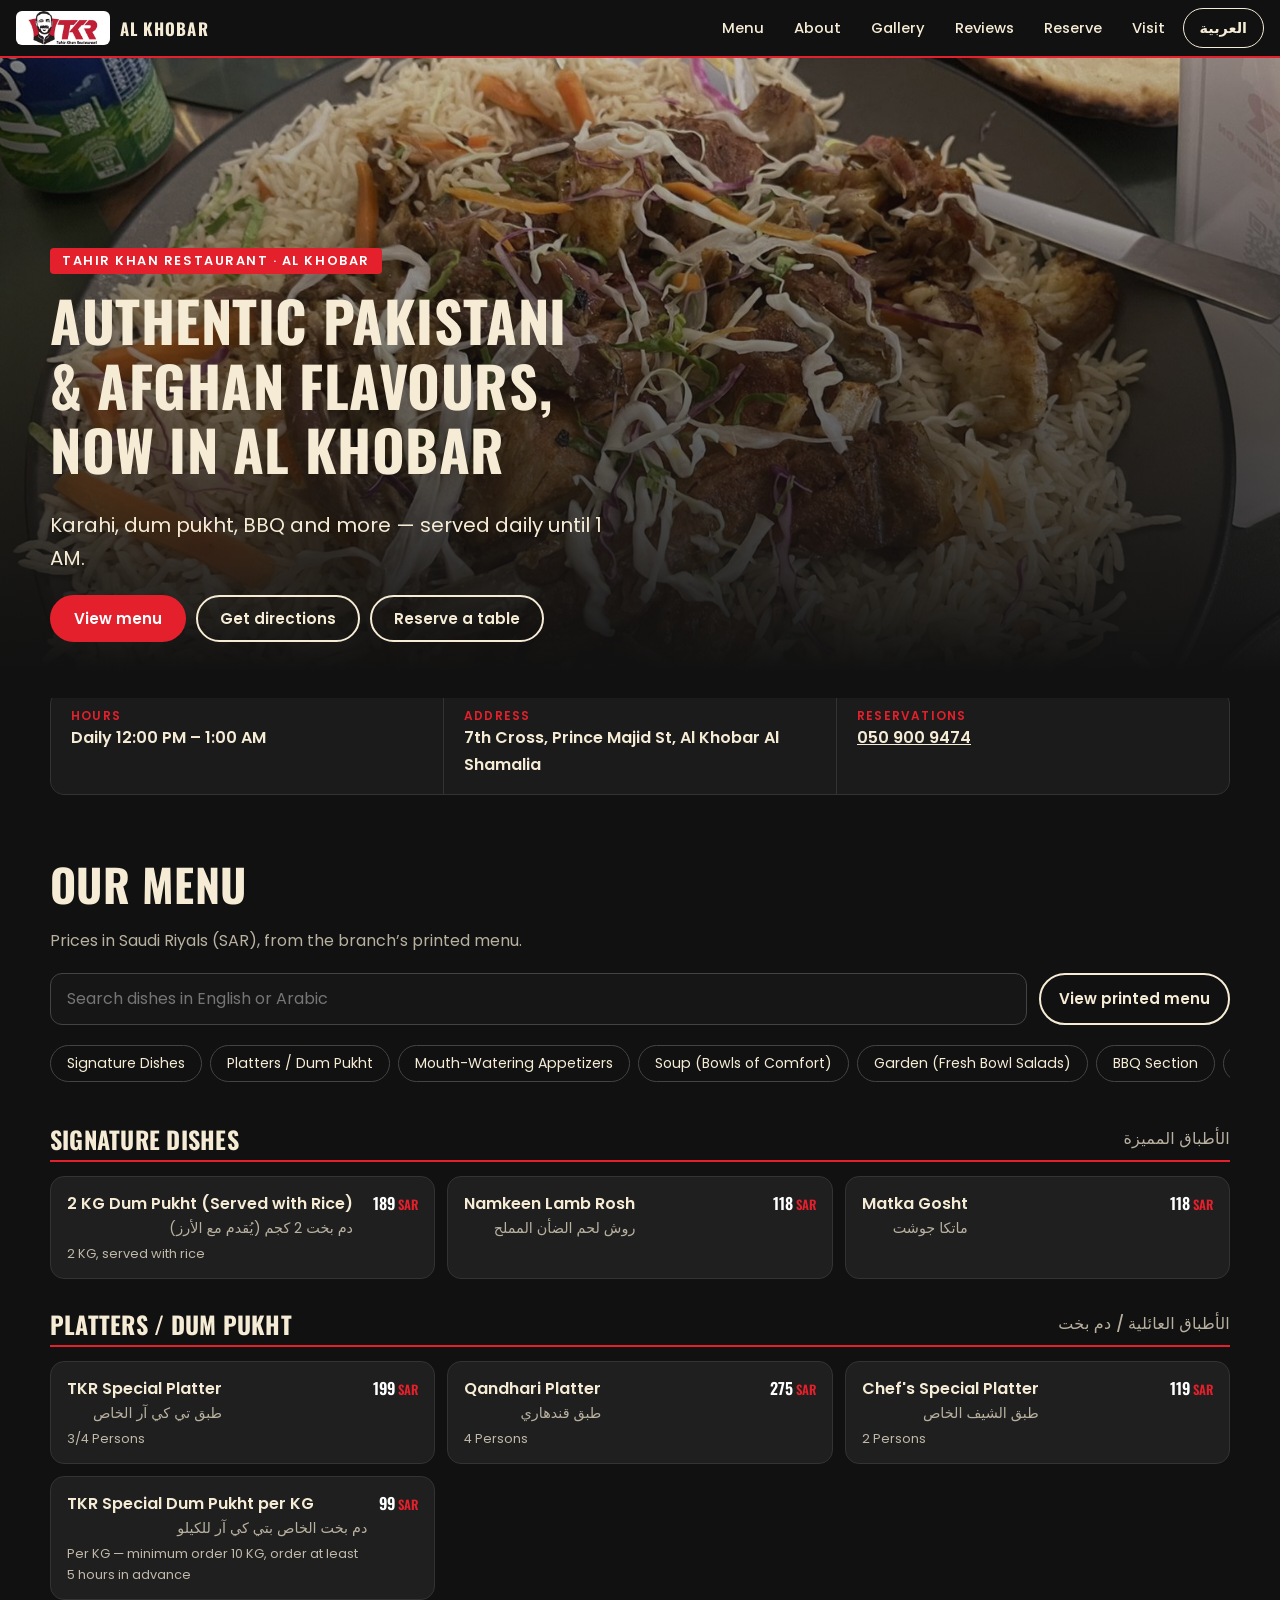
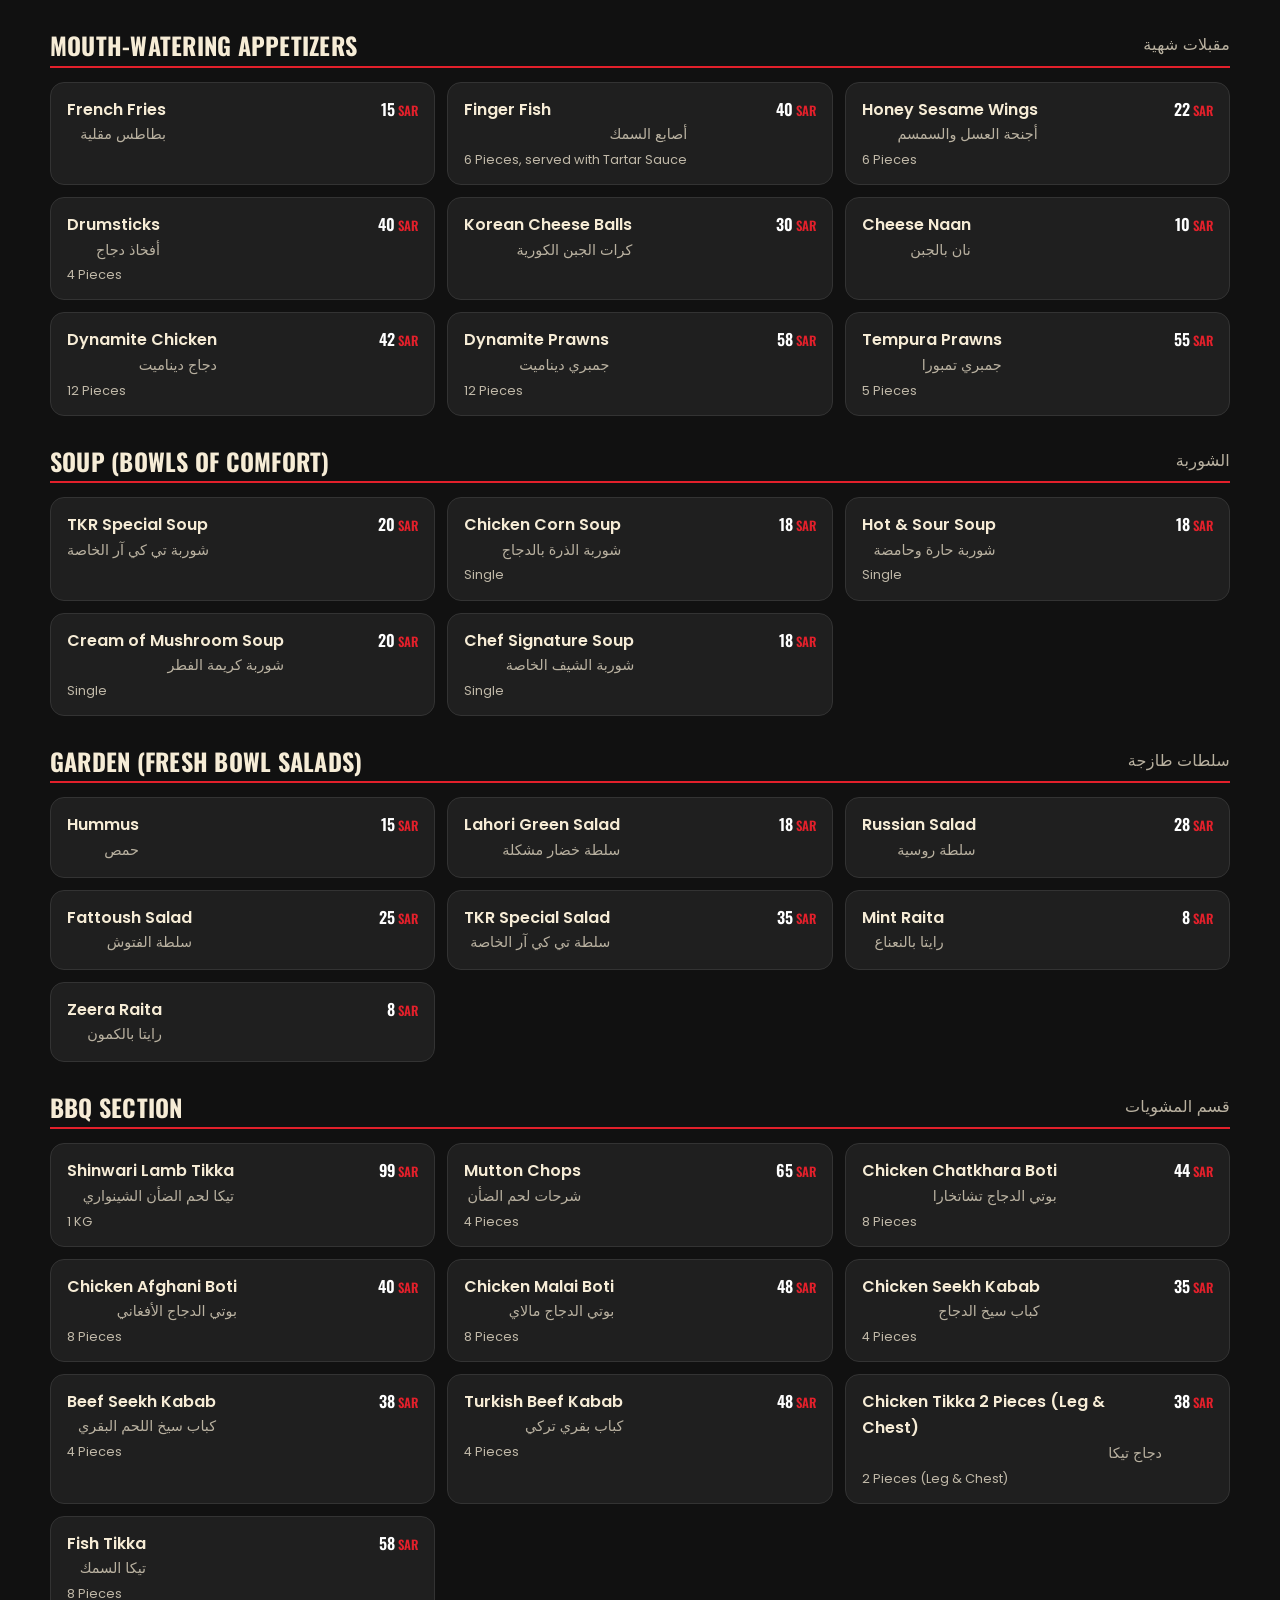
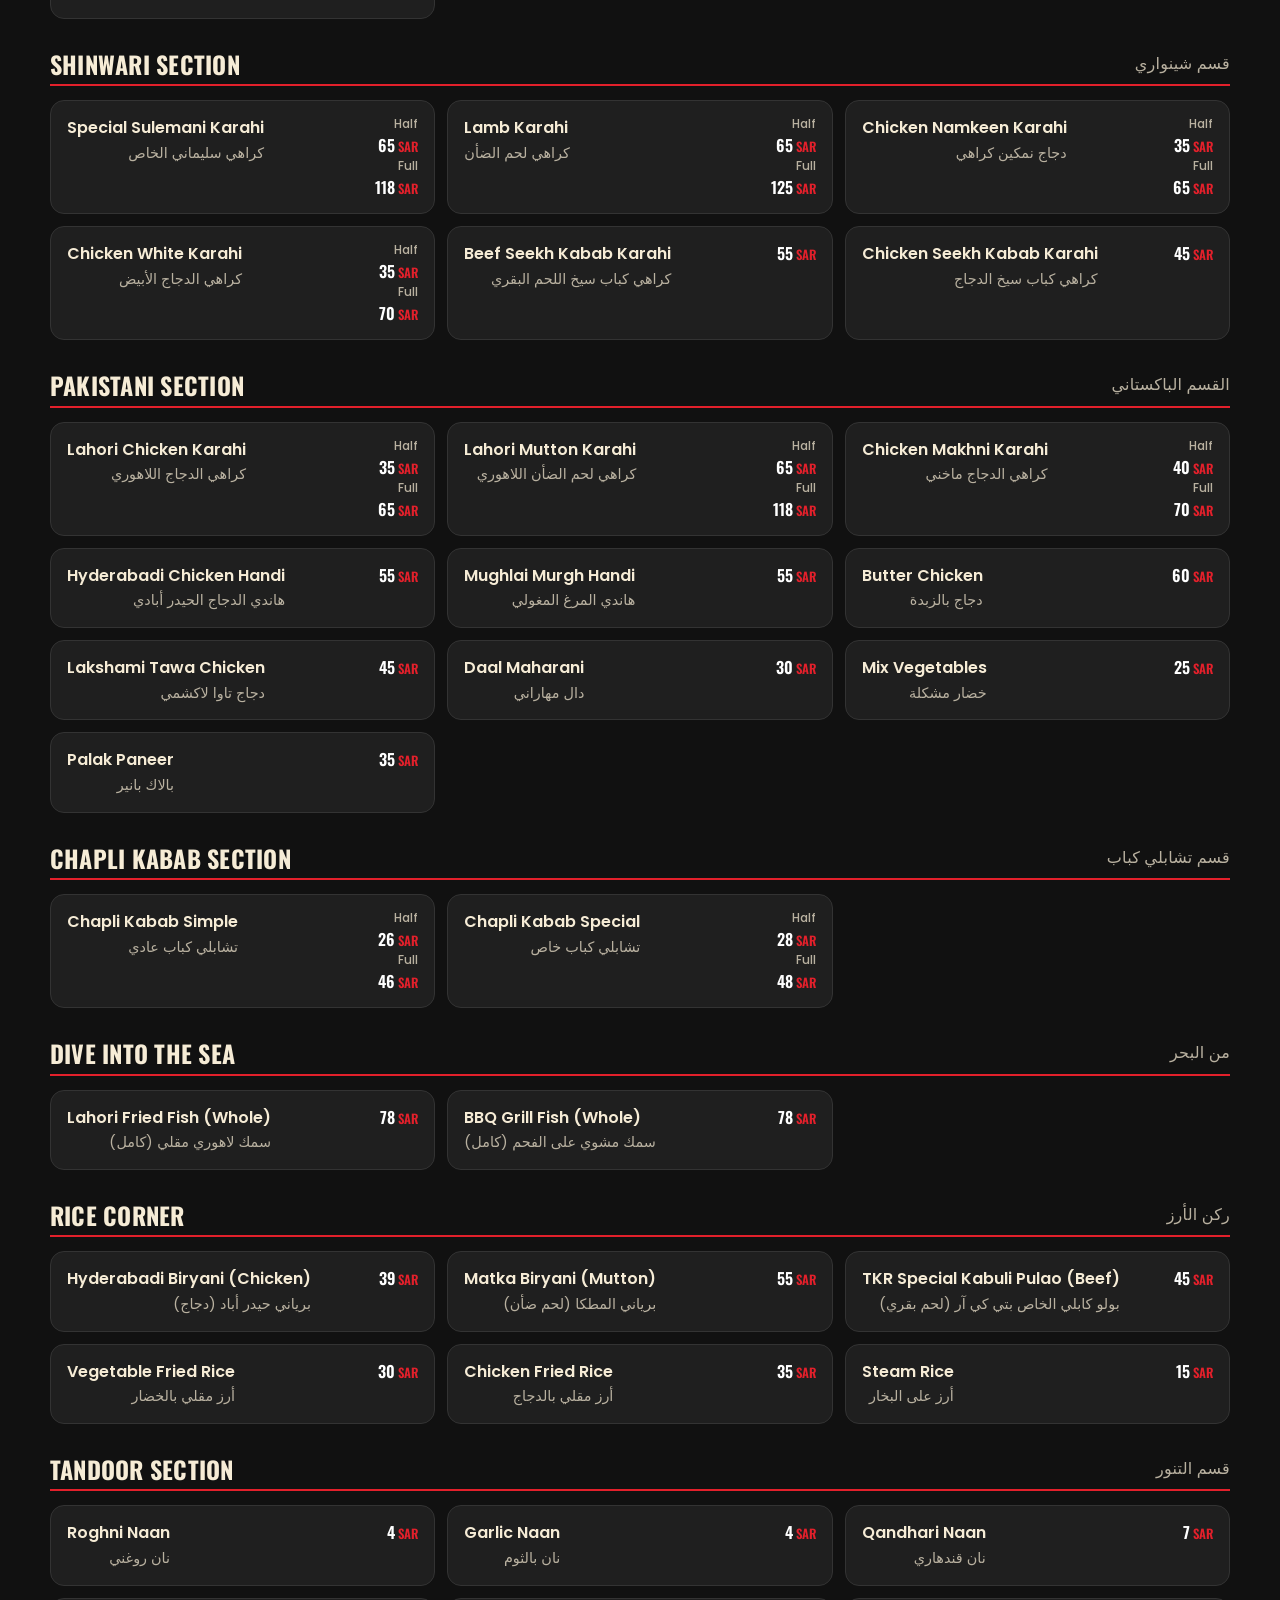
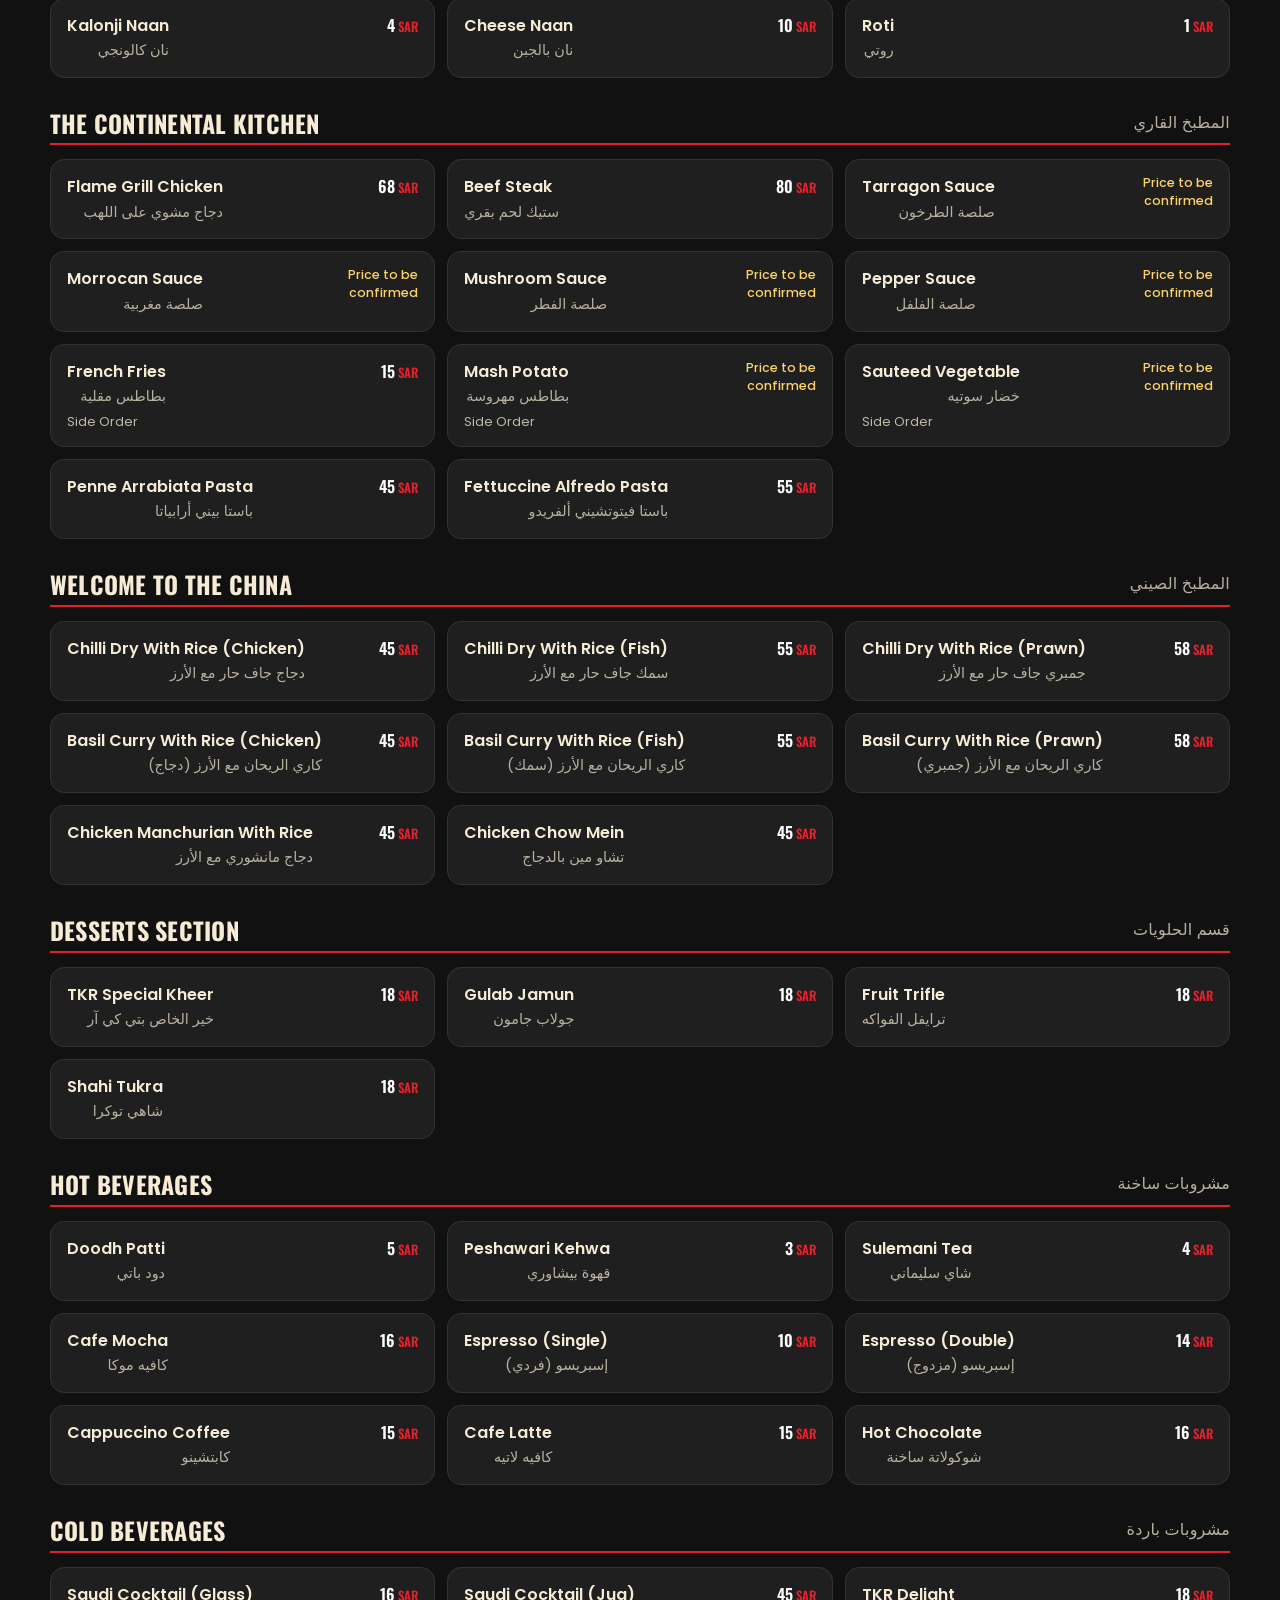
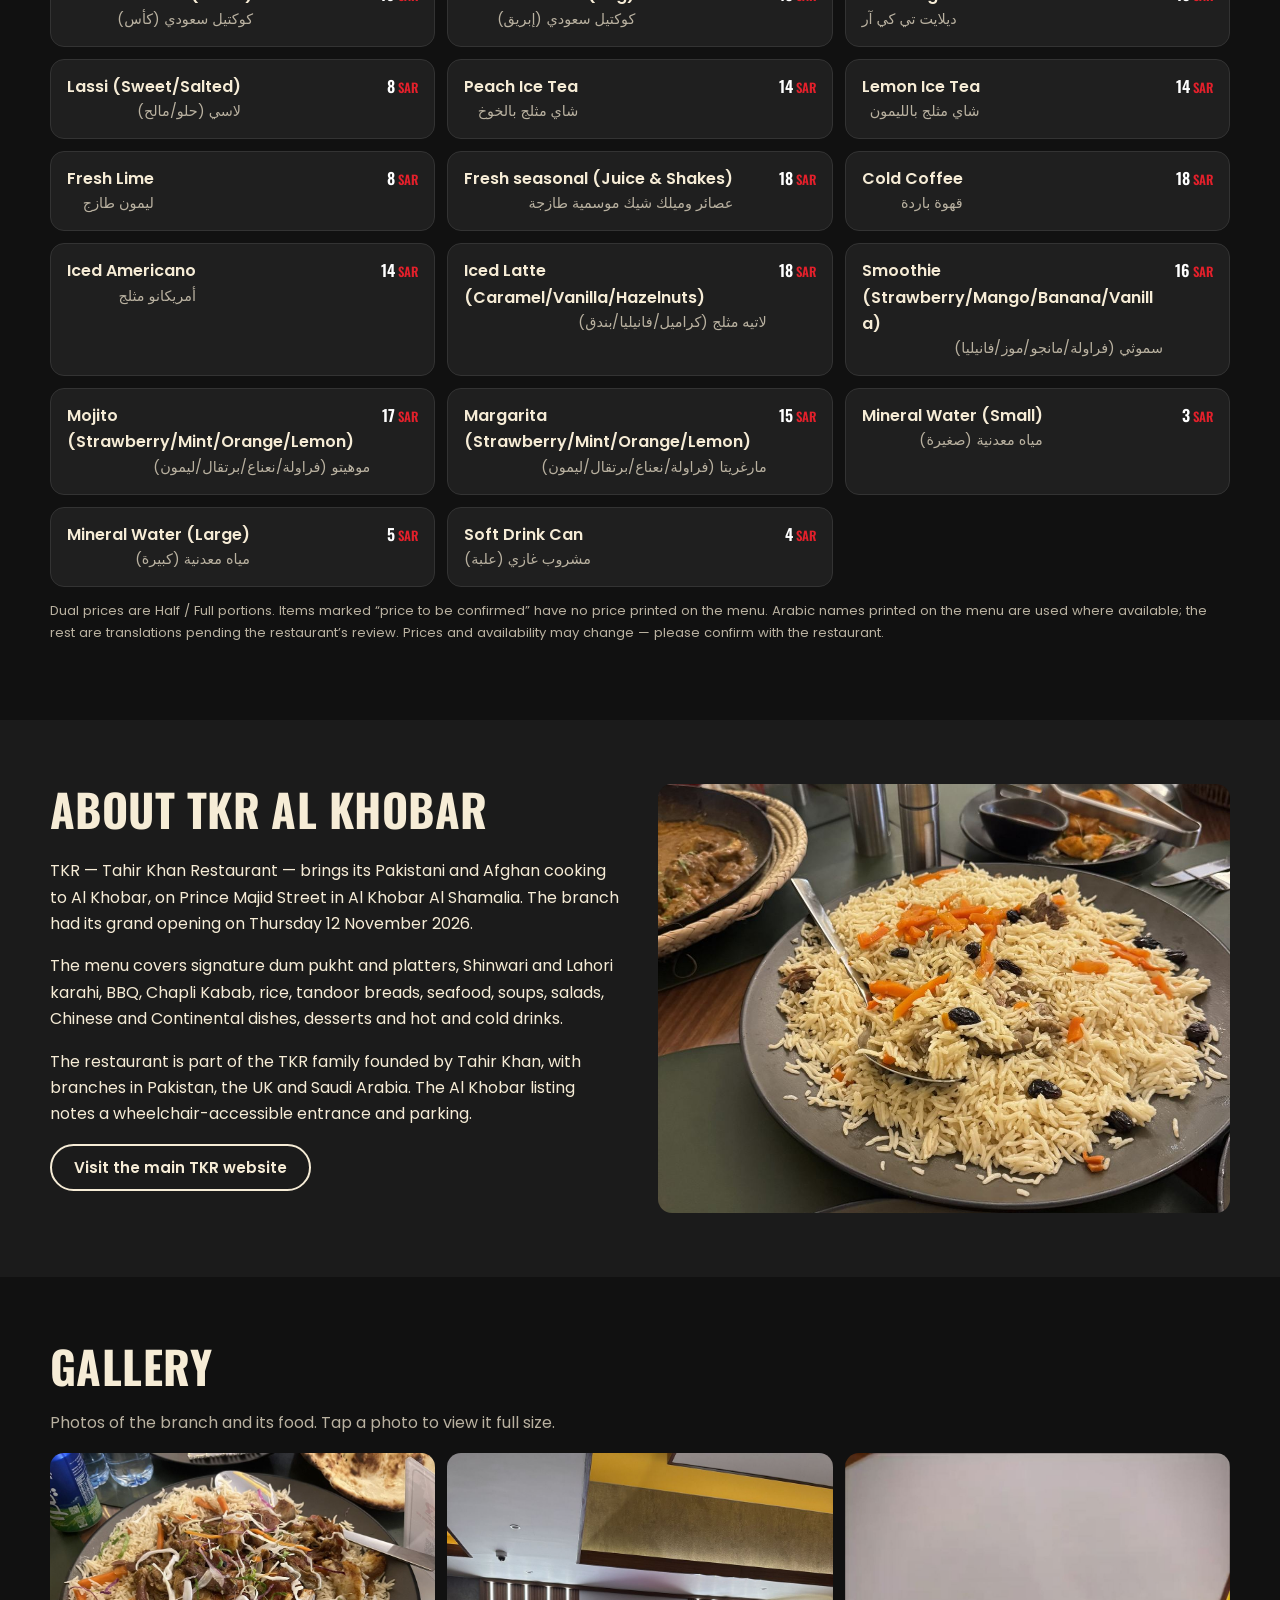
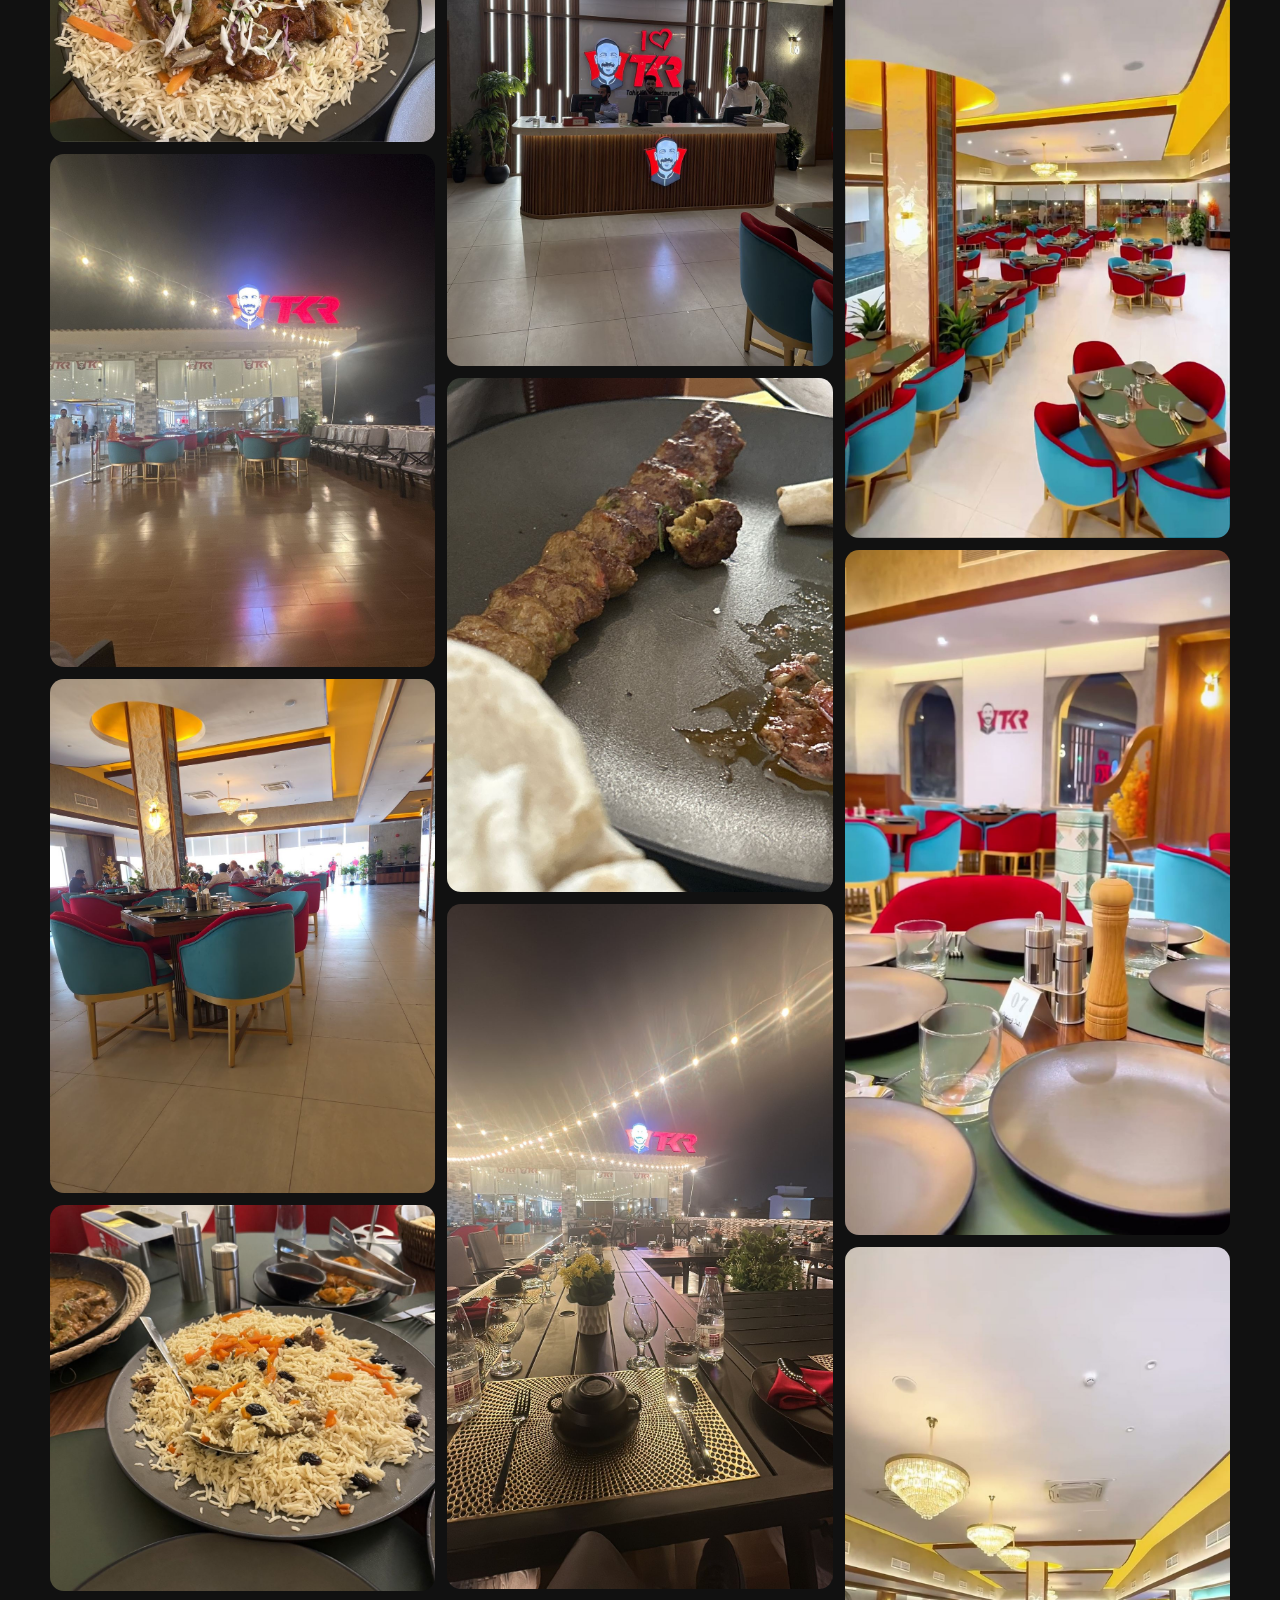
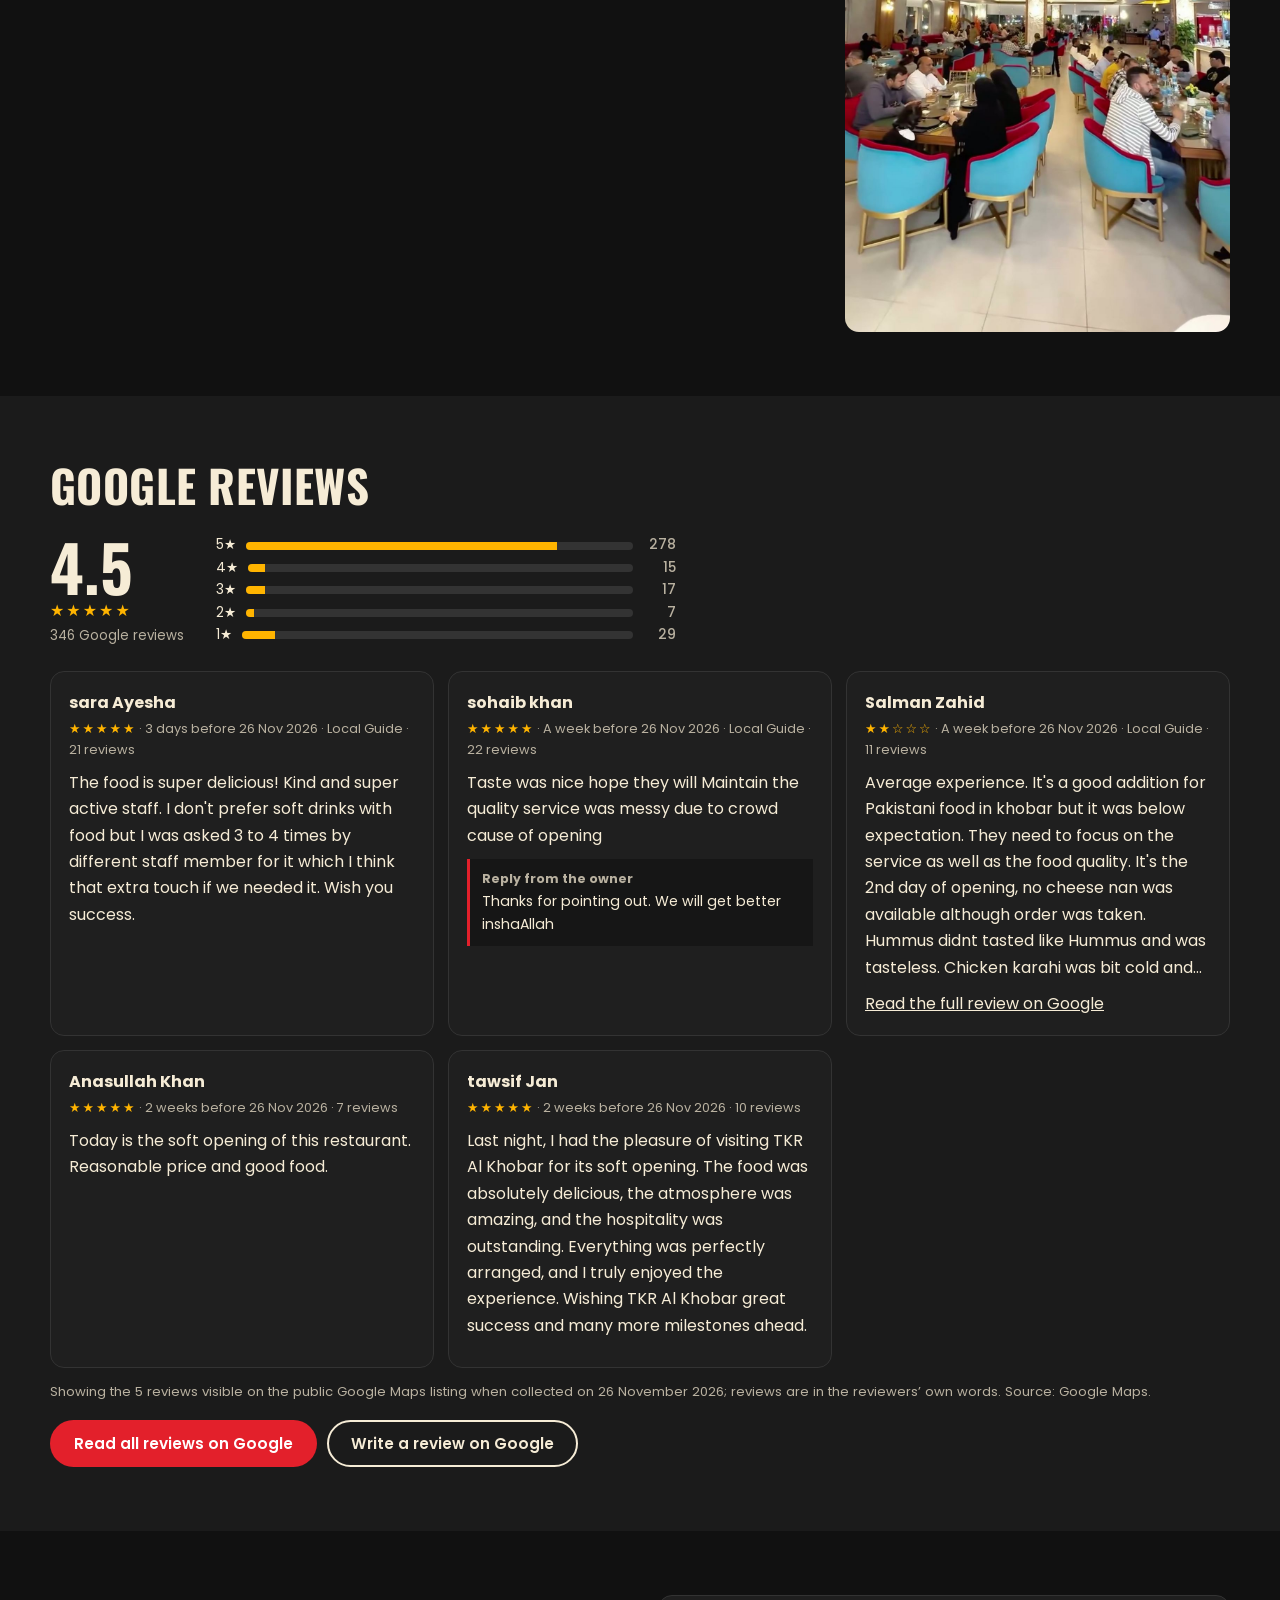
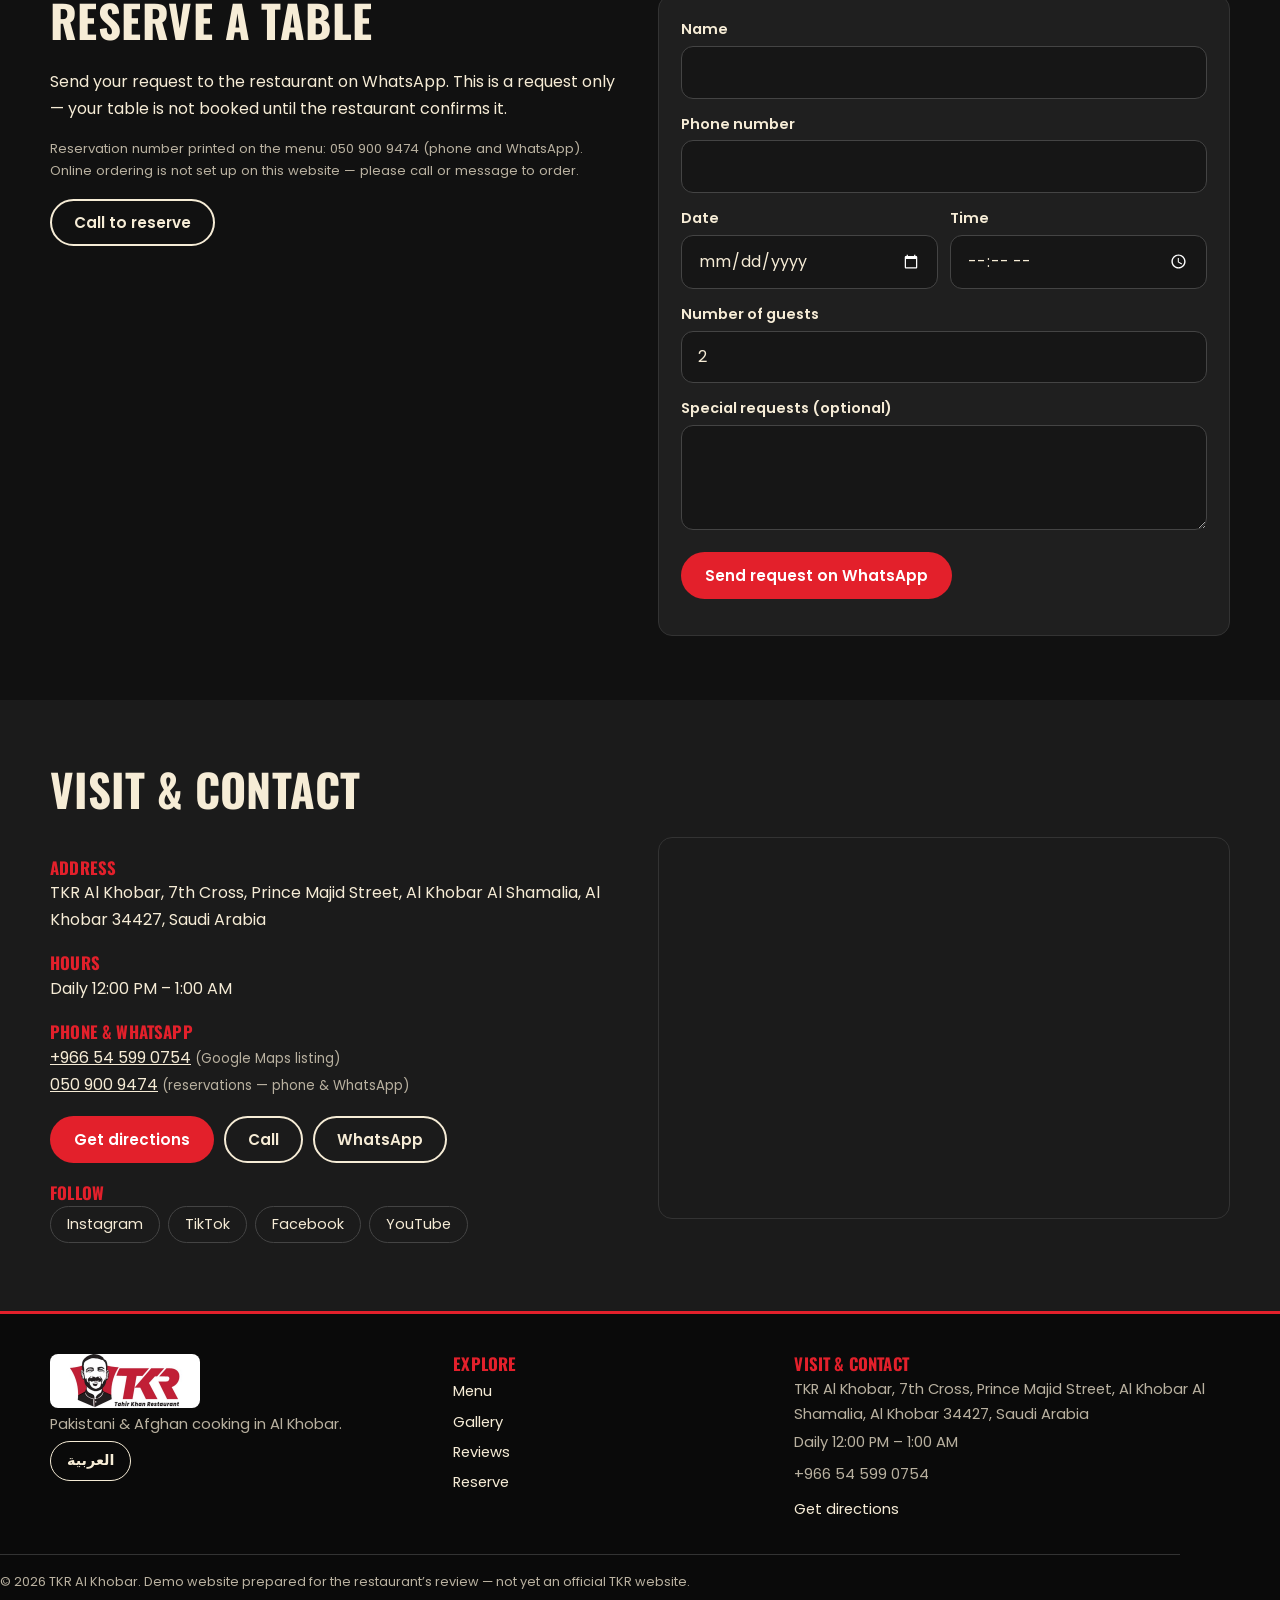
<file: index.html>
<!DOCTYPE html>
<html lang="en" dir="ltr">
<head>
<meta charset="utf-8">
<meta name="viewport" content="width=device-width, initial-scale=1, viewport-fit=cover">
<title>TKR – Tahir Khan Restaurant, Al Khobar | Pakistani &amp; Afghan Restaurant</title>
<meta name="description" content="TKR – Tahir Khan Restaurant, Al Khobar. Karahi, dum pukht, BBQ and more. 7th Cross, Prince Majid Street, Al Khobar Al Shamalia. Open daily 12 PM – 1 AM.">
<meta name="theme-color" content="#111111">
<link rel="canonical" href="https://tkr-al-khobar.vercel.app/">
<link rel="alternate" hreflang="en" href="https://tkr-al-khobar.vercel.app/?lang=en">
<link rel="alternate" hreflang="ar" href="https://tkr-al-khobar.vercel.app/?lang=ar">
<link rel="alternate" hreflang="x-default" href="https://tkr-al-khobar.vercel.app/">
<meta property="og:type" content="restaurant">
<meta property="og:site_name" content="TKR – Tahir Khan Restaurant, Al Khobar">
<meta property="og:title" content="TKR – Tahir Khan Restaurant, Al Khobar">
<meta property="og:description" content="Pakistani &amp; Afghan cuisine in Al Khobar. Open daily 12 PM – 1 AM.">
<meta property="og:image" content="https://tkr-al-khobar.vercel.app/img/gallery/hero.jpg">
<meta property="og:url" content="https://tkr-al-khobar.vercel.app/">
<meta property="og:locale" content="en_US"><meta property="og:locale:alternate" content="ar_SA">
<meta name="twitter:card" content="summary_large_image">
<link rel="icon" href="img/logo.jpg">
<link rel="preconnect" href="https://fonts.googleapis.com"><link rel="preconnect" href="https://fonts.gstatic.com" crossorigin>
<link rel="stylesheet" href="https://fonts.googleapis.com/css2?family=Cairo:wght@400;600;700;800&family=Oswald:wght@500;600;700&family=Poppins:wght@400;500;600&display=swap">
<link rel="stylesheet" href="styles.css">
<script type="application/ld+json">
{"@context":"https://schema.org","@type":"Restaurant","name":"TKR – Tahir Khan Restaurant, Al Khobar","alternateName":"مطعم طاهر خان – فرع الخبر",
"url":"https://tkr-al-khobar.vercel.app/","image":"https://tkr-al-khobar.vercel.app/img/gallery/hero.jpg","logo":"https://tkr-al-khobar.vercel.app/img/logo.jpg",
"servesCuisine":["Pakistani","Afghan"],"priceRange":"SAR","telephone":"+966545990754",
"address":{"@type":"PostalAddress","streetAddress":"7th Cross, Prince Majid Street, Al Khobar Al Shamalia","addressLocality":"Al Khobar","postalCode":"34427","addressCountry":"SA"},
"geo":{"@type":"GeoCoordinates","latitude":26.2861875,"longitude":50.2184375},
"openingHoursSpecification":[{"@type":"OpeningHoursSpecification","dayOfWeek":["Monday","Tuesday","Wednesday","Thursday","Friday","Saturday","Sunday"],"opens":"12:00","closes":"01:00"}],
"hasMenu":"https://tkr-al-khobar.vercel.app/#menu","hasMap":"https://www.google.com/maps/place/TKR+Al+Khobar/@26.2861875,50.2184375,15z",
"sameAs":["https://www.instagram.com/tkr_alkhobar","https://www.tiktok.com/@tkr_alkhobar","https://tkrrestaurants.com"]}
</script>
</head>
<body>
<a class="skip" href="#main" data-i18n="skip">Skip to content</a>
<header class="hdr" id="top">
  <a class="brand" href="#top" aria-label="TKR Al Khobar"><img src="img/logo.jpg" width="96" height="34" alt="TKR – Tahir Khan Restaurant"><span class="brand-t"><b data-i18n="branch">Al Khobar</b></span></a>
  <button class="burger" id="burger" aria-expanded="false" aria-controls="nav" data-i18n-aria="menuBtn" aria-label="Menu"><span></span><span></span><span></span></button>
  <nav id="nav" class="nav" data-i18n-aria="navLabel" aria-label="Main">
    <a href="#menu" data-i18n="nMenu">Menu</a><a href="#about" data-i18n="nAbout">About</a><a href="#gallery" data-i18n="nGallery">Gallery</a>
    <a href="#reviews" data-i18n="nReviews">Reviews</a><a href="#reserve" data-i18n="nReserve">Reserve</a><a href="#visit" data-i18n="nVisit">Visit</a>
    <button class="lang" id="lang" type="button" lang="ar">العربية</button>
  </nav>
</header>

<main id="main">
<section class="hero" aria-labelledby="h1">
  <img class="hero-img" src="img/gallery/hero.jpg" width="1440" height="1080" alt="" fetchpriority="high" data-i18n-alt="heroAlt">
  <div class="hero-in wrap">
    <p class="eyebrow" data-i18n="eyebrow">Tahir Khan Restaurant · Al Khobar</p>
    <h1 id="h1" data-i18n="h1">Authentic Pakistani &amp; Afghan flavours, now in Al Khobar</h1>
    <p class="lead" data-i18n="lead">Karahi, dum pukht, BBQ and more — served daily until 1 AM.</p>
    <div class="cta">
      <a class="btn btn-red" href="#menu" data-i18n="bMenu">View menu</a>
      <a class="btn btn-line" id="dir1" target="_blank" rel="noopener" data-i18n="bDir">Get directions</a>
      <a class="btn btn-line" href="#reserve" data-i18n="bReserve">Reserve a table</a>
    </div>
  </div>
</section>

<section class="strip wrap" aria-label="Quick info">
  <div><span data-i18n="hoursL">Hours</span><b data-i18n="hoursV">Daily 12:00 PM – 1:00 AM</b></div>
  <div><span data-i18n="addrL">Address</span><b data-i18n="addrV">7th Cross, Prince Majid St, Al Khobar Al Shamalia</b></div>
  <div><span data-i18n="resL">Reservations</span><b><a href="tel:+966509009474" dir="ltr">050 900 9474</a></b></div>
</section>

<section id="menu" class="sec wrap" aria-labelledby="hMenu">
  <h2 id="hMenu" data-i18n="tMenu">Our menu</h2>
  <p class="sub" data-i18n="menuSub">Prices in Saudi Riyals (SAR), from the branch’s printed menu.</p>
  <div class="tools">
    <label class="search"><span class="sr" data-i18n="searchL">Search the menu</span>
      <input id="q" type="search" autocomplete="off" data-i18n-ph="searchPh" placeholder="Search dishes in English or Arabic"></label>
    <button class="btn btn-line sm" id="printedBtn" type="button" data-i18n="printed">View printed menu</button>
  </div>
  <div class="chips" id="chips" role="navigation" data-i18n-aria="catLabel" aria-label="Menu categories"></div>
  <p id="count" class="count" aria-live="polite"></p>
  <div id="menuList"><p class="loading" data-i18n="loading">Loading menu…</p></div>
  <p class="fine" data-i18n="menuFine">Dual prices are Half / Full portions. Items marked “price to be confirmed” have no price printed on the menu. Arabic names printed on the menu are used where available; the rest are translations pending the restaurant’s review. Prices and availability may change — please confirm with the restaurant.</p>
</section>

<section id="about" class="sec alt"><div class="wrap two">
  <div><h2 data-i18n="tAbout">About TKR Al Khobar</h2>
    <p data-i18n="a1">TKR — Tahir Khan Restaurant — brings its Pakistani and Afghan cooking to Al Khobar, on Prince Majid Street in Al Khobar Al Shamalia. The branch had its grand opening on Thursday 12 November 2026.</p>
    <p data-i18n="a2">The menu covers signature dum pukht and platters, Shinwari and Lahori karahi, BBQ, Chapli Kabab, rice, tandoor breads, seafood, soups, salads, Chinese and Continental dishes, desserts and hot and cold drinks.</p>
    <p data-i18n="a3">The restaurant is part of the TKR family founded by Tahir Khan, with branches in Pakistan, the UK and Saudi Arabia. The Al Khobar listing notes a wheelchair-accessible entrance and parking.</p>
    <a class="btn btn-line" href="https://tkrrestaurants.com" target="_blank" rel="noopener" data-i18n="bChain">Visit the main TKR website</a></div>
  <img class="about-img" src="img/gallery/pulao.jpg" loading="lazy" width="1100" height="1100" alt="" data-i18n-alt="platterAlt">
</div></section>

<section id="gallery" class="sec wrap" aria-labelledby="hGal">
  <h2 id="hGal" data-i18n="tGallery">Gallery</h2>
  <p class="sub" data-i18n="galSub">Photos of the branch and its food. Tap a photo to view it full size.</p>
  <div class="grid" id="grid"></div>
</section>

<section id="reviews" class="sec alt"><div class="wrap" aria-labelledby="hRev">
  <h2 id="hRev" data-i18n="tReviews">Google reviews</h2>
  <div class="rate">
    <div class="rate-big"><b dir="ltr">4.5</b><span class="stars" aria-hidden="true">★★★★★</span><small><bdi>346</bdi> <span data-i18n="revCount">Google reviews</span></small></div>
    <ul class="bars" id="bars" aria-label="Rating breakdown"></ul>
  </div>
  <div class="revs" id="revs"></div>
  <p class="fine" data-i18n="revFine">Showing the 5 reviews visible on the public Google Maps listing when collected on 26 November 2026; reviews are in the reviewers’ own words. Source: Google Maps.</p>
  <div class="cta"><a class="btn btn-red" id="revAll" target="_blank" rel="noopener" data-i18n="bReadAll">Read all reviews on Google</a>
  <a class="btn btn-line" id="revWrite" target="_blank" rel="noopener" data-i18n="bWrite">Write a review on Google</a></div>
</div></section>

<section id="reserve" class="sec wrap two" aria-labelledby="hRes">
  <div><h2 id="hRes" data-i18n="tReserve">Reserve a table</h2>
    <p data-i18n="resP">Send your request to the restaurant on WhatsApp. This is a request only — your table is not booked until the restaurant confirms it.</p>
    <p class="fine" data-i18n="resFine">Reservation number printed on the menu: <bdi dir="ltr">050 900 9474</bdi> (phone and WhatsApp). Online ordering is not set up on this website — please call or message to order.</p>
    <div class="cta"><a class="btn btn-line" href="tel:+966509009474" data-i18n="bCallRes">Call to reserve</a></div></div>
  <form id="form" novalidate class="form">
    <div class="f"><label for="fn" data-i18n="fName">Name</label><input id="fn" name="n" autocomplete="name" required><small class="err" id="e-fn" role="alert"></small></div>
    <div class="f"><label for="fp" data-i18n="fPhone">Phone number</label><input id="fp" name="p" type="tel" inputmode="tel" autocomplete="tel" dir="ltr" required><small class="err" id="e-fp" role="alert"></small></div>
    <div class="row"><div class="f"><label for="fd" data-i18n="fDate">Date</label><input id="fd" type="date" required><small class="err" id="e-fd" role="alert"></small></div>
    <div class="f"><label for="ft" data-i18n="fTime">Time</label><input id="ft" type="time" required><small class="err" id="e-ft" role="alert"></small></div></div>
    <div class="f"><label for="fg" data-i18n="fGuests">Number of guests</label><input id="fg" type="number" min="1" max="50" value="2" inputmode="numeric" required><small class="err" id="e-fg" role="alert"></small></div>
    <div class="f"><label for="fx" data-i18n="fNotes">Special requests (optional)</label><textarea id="fx" rows="3"></textarea></div>
    <button class="btn btn-red" type="submit" data-i18n="fSend">Send request on WhatsApp</button>
    <p class="fine" id="fnote" role="status"></p>
  </form>
</section>

<section id="visit" class="sec alt"><div class="wrap" aria-labelledby="hVisit">
  <h2 id="hVisit" data-i18n="tVisit">Visit & contact</h2>
  <div class="two">
    <div class="info">
      <h3 data-i18n="addrL">Address</h3><p data-i18n="addrFull">TKR Al Khobar, 7th Cross, Prince Majid Street, Al Khobar Al Shamalia, Al Khobar 34427, Saudi Arabia</p>
      <h3 data-i18n="hoursL">Hours</h3><p data-i18n="hoursV">Daily 12:00 PM – 1:00 AM</p>
      <h3 data-i18n="phoneL">Phone & WhatsApp</h3>
      <p><a href="tel:+966545990754" dir="ltr">+966 54 599 0754</a> <small data-i18n="listingTag">(Google Maps listing)</small><br>
      <a href="tel:+966509009474" dir="ltr">050 900 9474</a> <small data-i18n="resTag">(reservations — phone & WhatsApp)</small></p>
      <div class="cta"><a class="btn btn-red" id="dir2" target="_blank" rel="noopener" data-i18n="bDir">Get directions</a>
      <a class="btn btn-line" href="tel:+966545990754" data-i18n="bCall">Call</a>
      <a class="btn btn-line" href="https://wa.me/966509009474" target="_blank" rel="noopener">WhatsApp</a></div>
      <h3 data-i18n="socialL">Follow</h3>
      <p class="soc"><a href="https://www.instagram.com/tkr_alkhobar" target="_blank" rel="noopener">Instagram</a><a href="https://www.tiktok.com/@tkr_alkhobar" target="_blank" rel="noopener">TikTok</a><a href="https://www.facebook.com/TahirKhanOfficials" target="_blank" rel="noopener">Facebook</a><a href="https://www.youtube.com/@TahirKhanOfficial" target="_blank" rel="noopener">YouTube</a></p>
    </div>
    <div class="map"><iframe title="Google Map: TKR Al Khobar" loading="lazy" referrerpolicy="no-referrer-when-downgrade" src="https://www.google.com/maps?q=26.2861875,50.2184375&z=17&output=embed"></iframe></div>
  </div>
</div></section>
</main>

<footer class="ftr"><div class="wrap fgrid">
  <div><img src="img/logo.jpg" width="150" height="54" alt="TKR – Tahir Khan Restaurant" loading="lazy"><p data-i18n="fIntro">Pakistani &amp; Afghan cooking in Al Khobar.</p><button class="lang" id="lang2" type="button" lang="ar">العربية</button></div>
  <div><h3 data-i18n="fLinks">Explore</h3><a href="#menu" data-i18n="nMenu">Menu</a><a href="#gallery" data-i18n="nGallery">Gallery</a><a href="#reviews" data-i18n="nReviews">Reviews</a><a href="#reserve" data-i18n="nReserve">Reserve</a></div>
  <div><h3 data-i18n="tVisit">Visit & contact</h3><p data-i18n="addrFull">TKR Al Khobar, 7th Cross, Prince Majid Street, Al Khobar Al Shamalia, Al Khobar 34427, Saudi Arabia</p><p data-i18n="hoursV">Daily 12:00 PM – 1:00 AM</p><p><a href="tel:+966545990754" dir="ltr">+966 54 599 0754</a></p><a id="dir3" target="_blank" rel="noopener" data-i18n="bDir">Get directions</a></div>
</div><p class="copy wrap" data-i18n="copy">© 2026 TKR Al Khobar. Demo website prepared for the restaurant’s review — not yet an official TKR website.</p></footer>

<dialog id="lb" class="lb" aria-label="Image viewer"><button class="lb-x" id="lbX" aria-label="Close">✕</button><button class="lb-n lb-p" id="lbP" aria-label="Previous">‹</button>
<figure><img id="lbImg" alt=""><figcaption id="lbCap"></figcaption></figure><button class="lb-n lb-nx" id="lbN" aria-label="Next">›</button></dialog>
<script src="app.js" defer></script>
</body>
</html>
</file>
<file: styles.css>
:root{--red:#e3202b;--red-d:#b5151e;--ink:#111;--ink2:#1b1b1b;--card:#1f1f1f;--line:#333;--cream:#f6ecd6;--mut:#b9b1a0;--olive:#4b5a2c;--r:14px;
--f-l:'Poppins','Segoe UI',system-ui,sans-serif;--f-h:'Oswald','Arial Narrow',Impact,sans-serif}
html[lang=ar]{--f-l:'Cairo','Segoe UI',Tahoma,system-ui,sans-serif;--f-h:'Cairo','Segoe UI',Tahoma,sans-serif}
*{box-sizing:border-box}html{scroll-behavior:smooth;scroll-padding-top:130px;-webkit-text-size-adjust:100%}
body{margin:0;background:var(--ink);color:var(--cream);font:400 16px/1.65 var(--f-l);overflow-x:hidden}
img{max-width:100%;height:auto;display:block}a{color:inherit}
.wrap{width:min(1180px,100% - 32px);margin-inline:auto}
.sr{position:absolute;width:1px;height:1px;overflow:hidden;clip:rect(0 0 0 0)}
.skip{position:absolute;inset-inline-start:8px;top:-60px;background:var(--red);color:#fff;padding:8px 14px;border-radius:8px;z-index:100}.skip:focus{top:8px}
:focus-visible{outline:3px solid #ffd36b;outline-offset:2px}
h1,h2,h3{font-family:var(--f-h);line-height:1.15;margin:0 0 .5em;font-weight:700;letter-spacing:.01em}
h2{font-size:clamp(1.9rem,4.5vw,2.8rem);text-transform:uppercase}html[lang=ar] h2{text-transform:none}
h3{font-size:1.05rem;color:var(--red);margin:1.2em 0 .2em;text-transform:uppercase}html[lang=ar] h3{text-transform:none}

.hdr{position:sticky;top:0;z-index:50;display:flex;align-items:center;justify-content:space-between;gap:12px;padding:8px max(16px,env(safe-area-inset-right)) 8px max(16px,env(safe-area-inset-left));padding-top:max(8px,env(safe-area-inset-top));background:rgba(17,17,17,.94);backdrop-filter:blur(8px);border-bottom:2px solid var(--red)}
.brand{display:flex;align-items:center;gap:10px;text-decoration:none}.brand img{height:34px;width:auto;border-radius:6px}
.brand-t{font:700 1.05rem var(--f-h);text-transform:uppercase;letter-spacing:.06em}
.nav{display:flex;align-items:center;gap:6px}.nav a{padding:8px 12px;text-decoration:none;font-weight:500;font-size:.92rem;border-radius:8px}.nav a:hover{background:#2a2a2a}
.lang{background:transparent;color:var(--cream);border:1.5px solid var(--cream);border-radius:999px;padding:6px 16px;font:600 .9rem var(--f-l);cursor:pointer;min-height:40px}.lang:hover{background:var(--cream);color:var(--ink)}
.burger{display:none;background:none;border:0;padding:10px;cursor:pointer;min-width:44px;min-height:44px}
.burger span{display:block;width:24px;height:2.5px;background:var(--cream);margin:5px 0;border-radius:2px}
@media(max-width:900px){.burger{display:block}.nav{position:absolute;inset-inline:0;top:100%;flex-direction:column;align-items:stretch;background:#141414;padding:10px 16px 16px;border-bottom:2px solid var(--red);display:none}.nav.open{display:flex}.nav a{padding:12px}.nav .lang{align-self:flex-start;margin-top:6px}}

.hero{position:relative;min-height:min(80vh,640px);display:flex;align-items:flex-end;isolation:isolate}
.hero-img{position:absolute;inset:0;width:100%;height:100%;object-fit:cover;object-position:center 40%;z-index:-2}
.hero::after{content:"";position:absolute;inset:0;z-index:-1;background:linear-gradient(0deg,#111 4%,rgba(17,17,17,.55) 55%,rgba(17,17,17,.25))}
.hero-in{padding-block:80px 56px}
.eyebrow{display:inline-block;background:var(--red);color:#fff;font:600 .8rem var(--f-l);letter-spacing:.12em;text-transform:uppercase;padding:4px 12px;border-radius:4px;margin:0 0 14px}html[lang=ar] .eyebrow{letter-spacing:0}
.hero h1{font-size:clamp(2rem,5vw,3.5rem);max-width:20ch;text-transform:uppercase;text-wrap:balance}html[lang=ar] .hero h1{text-transform:none;max-width:18ch}
.lead{font-size:clamp(1rem,2.2vw,1.25rem);max-width:46ch;color:var(--cream)}
.cta{display:flex;flex-wrap:wrap;gap:10px;margin-top:18px}
.btn{display:inline-flex;align-items:center;justify-content:center;min-height:46px;padding:10px 22px;border-radius:999px;font:600 .95rem var(--f-l);text-decoration:none;border:2px solid transparent;cursor:pointer;text-align:center}
.btn.sm{min-height:42px;padding:8px 18px}.btn-red{background:var(--red);color:#fff}.btn-red:hover{background:var(--red-d)}
.btn-line{border-color:var(--cream);color:var(--cream);background:transparent}.btn-line:hover{background:var(--cream);color:var(--ink)}

.strip{display:grid;grid-template-columns:repeat(3,1fr);gap:1px;background:var(--line);border:1px solid var(--line);border-radius:var(--r);overflow:hidden;margin-block:-8px 0}
.strip>div{background:var(--ink2);padding:16px 20px}.strip span{display:block;color:var(--red);font:600 .75rem var(--f-l);text-transform:uppercase;letter-spacing:.1em}html[lang=ar] .strip span{letter-spacing:0}
.strip b{font-weight:600}@media(max-width:700px){.strip{grid-template-columns:1fr}}

.sec{padding-block:64px}.sec.alt{background:var(--ink2)}.sub{color:var(--mut);margin-top:-.3em}
.two{display:grid;grid-template-columns:1fr 1fr;gap:36px;align-items:start}@media(max-width:860px){.two{grid-template-columns:1fr}}
.about-img{border-radius:var(--r);width:100%;object-fit:cover;aspect-ratio:4/3}
.fine{font-size:.82rem;color:var(--mut)}

.tools{display:flex;gap:12px;flex-wrap:wrap;margin:18px 0 12px}.search{flex:1 1 260px}
input,textarea{width:100%;background:#161616;color:var(--cream);border:1.5px solid #444;border-radius:12px;padding:12px 16px;font:inherit;min-height:46px}
input:focus,textarea:focus{border-color:var(--red)}input[type=date],input[type=time]{color-scheme:dark}
.chips{display:flex;gap:8px;overflow-x:auto;padding:8px 0 12px;position:sticky;top:58px;z-index:20;background:var(--ink);scrollbar-width:thin}
.sec.wrap .chips{margin-inline:0}
.chips a{flex:none;text-decoration:none;border:1.5px solid #444;border-radius:999px;padding:6px 16px;font-size:.88rem;white-space:nowrap}.chips a:hover,.chips a.on{background:var(--red);border-color:var(--red);color:#fff}
.count{color:var(--mut);font-size:.88rem;margin:4px 0 0}.loading{color:var(--mut)}
.msec{margin-top:32px;scroll-margin-top:120px}.msec h3{font-size:1.5rem;color:var(--cream);border-bottom:2px solid var(--red);padding-bottom:6px;display:flex;justify-content:space-between;gap:12px}
.msec h3 small{font:500 1rem var(--f-l);color:var(--mut);text-transform:none}
.cards{display:grid;grid-template-columns:repeat(auto-fill,minmax(min(100%,300px),1fr));gap:12px;margin-top:14px}
.card{background:var(--card);border:1px solid var(--line);border-radius:var(--r);padding:14px 16px;display:flex;justify-content:space-between;gap:12px;align-items:flex-start;min-width:0}
.card .n{min-width:0;overflow-wrap:anywhere}.card .n b{display:block;font-weight:600}.card .n span{display:block;color:var(--mut);font-size:.9rem}.card .n em{display:block;font-style:normal;font-size:.8rem;color:var(--cream);opacity:.75;margin-top:2px}
.pr{flex:none;text-align:end;font:600 1rem var(--f-h);color:#fff;white-space:nowrap}.pr i{display:block;font:500 .75rem var(--f-l);font-style:normal;color:var(--mut)}.pr.tbc{font:500 .78rem var(--f-l);color:#ffd36b;white-space:normal;max-width:9ch}
.pr .cur{color:var(--red);font-size:.8em;margin-inline-start:3px}
.empty{padding:40px 0;color:var(--mut)}

.grid{columns:3 240px;column-gap:12px}.grid button{display:block;width:100%;margin:0 0 12px;padding:0;border:0;border-radius:var(--r);overflow:hidden;cursor:zoom-in;background:#222;break-inside:avoid}
.grid img{width:100%;transition:transform .35s}.grid button:hover img{transform:scale(1.03)}

.rate{display:flex;gap:32px;flex-wrap:wrap;align-items:center;margin:12px 0 24px}.rate-big b{font:700 4rem/1 var(--f-h);display:block}.stars{color:#ffb400;letter-spacing:2px}.rate-big small{display:block;color:var(--mut)}
.bars{list-style:none;margin:0;padding:0;flex:1 1 260px;max-width:460px}.bars li{display:flex;align-items:center;gap:10px;font-size:.85rem}.bars .t{flex:1;height:8px;background:#333;border-radius:4px;overflow:hidden}.bars .t i{display:block;height:100%;background:#ffb400}.bars b{min-width:2.4em;text-align:end;font-weight:500;color:var(--mut)}
.revs{display:grid;grid-template-columns:repeat(auto-fill,minmax(min(100%,340px),1fr));gap:14px}
.rev{background:var(--card);border:1px solid var(--line);border-radius:var(--r);padding:18px}.rev h4{margin:0;font-size:1rem}.rev .m{color:var(--mut);font-size:.8rem;margin:2px 0 8px}.rev p{margin:.4em 0}.rev blockquote{margin:.6em 0;unicode-bidi:plaintext}
.rev .own{margin-top:10px;padding:10px 12px;background:#161616;border-inline-start:3px solid var(--red);font-size:.88rem}.rev .own b{display:block;font-size:.78rem;color:var(--mut)}
.form{background:var(--card);border:1px solid var(--line);border-radius:var(--r);padding:22px}.f{margin-bottom:14px}.f label{display:block;font-weight:600;font-size:.9rem;margin-bottom:4px}
.row{display:grid;grid-template-columns:1fr 1fr;gap:12px}@media(max-width:420px){.row{grid-template-columns:1fr}}
.err{color:#ff8a8a;display:block;min-height:0;font-size:.82rem}.f.bad input{border-color:#ff6b6b}
.info p{margin:.2em 0}.info a:not(.btn){color:var(--cream)}.info small{color:var(--mut)}.soc{display:flex;flex-wrap:wrap;gap:8px}.soc a{border:1.5px solid #444;border-radius:999px;padding:6px 16px;text-decoration:none;font-size:.9rem}
.map{border-radius:var(--r);overflow:hidden;min-height:340px;border:1px solid var(--line)}.map iframe{width:100%;height:100%;min-height:380px;border:0;display:block}

.ftr{background:#0a0a0a;border-top:3px solid var(--red);padding-top:40px;font-size:.92rem}.fgrid{display:grid;grid-template-columns:1.2fr 1fr 1.4fr;gap:30px}@media(max-width:760px){.fgrid{grid-template-columns:1fr}}
.ftr img{border-radius:8px}.ftr a{display:block;text-decoration:none;padding:3px 0}.ftr h3{margin-top:0}.ftr p{margin:.3em 0;color:var(--mut)}.copy{border-top:1px solid var(--line);margin-top:30px!important;padding:16px 0 calc(16px + env(safe-area-inset-bottom));font-size:.8rem;color:var(--mut)}

.lb{border:0;padding:0;background:rgba(0,0,0,.94);color:#fff;width:100vw;height:100dvh;max-width:none;max-height:none}.lb::backdrop{background:#000}.lb[open]{display:flex;align-items:center;justify-content:center}
.lb figure{margin:0;max-width:92vw;max-height:92dvh;text-align:center}.lb img{max-height:82dvh;max-width:92vw;width:auto;margin:auto;border-radius:8px;object-fit:contain}.lb figcaption{padding:10px;font-size:.9rem;color:var(--mut)}
.lb button{position:absolute;background:rgba(255,255,255,.14);color:#fff;border:0;border-radius:50%;width:48px;height:48px;font-size:1.5rem;cursor:pointer}.lb-x{top:max(12px,env(safe-area-inset-top));inset-inline-end:12px}
.lb-n{top:50%;transform:translateY(-50%)}.lb-p{inset-inline-start:10px}.lb-nx{inset-inline-end:10px}[dir=rtl] .lb-n{scale:-1 1}
.e404{min-height:70vh;display:grid;place-content:center;text-align:center;gap:10px;padding:40px 16px}.e404 b{font:700 6rem/1 var(--f-h);color:var(--red)}
@media(prefers-reduced-motion:reduce){html{scroll-behavior:auto}*{transition:none!important}}
</file>
